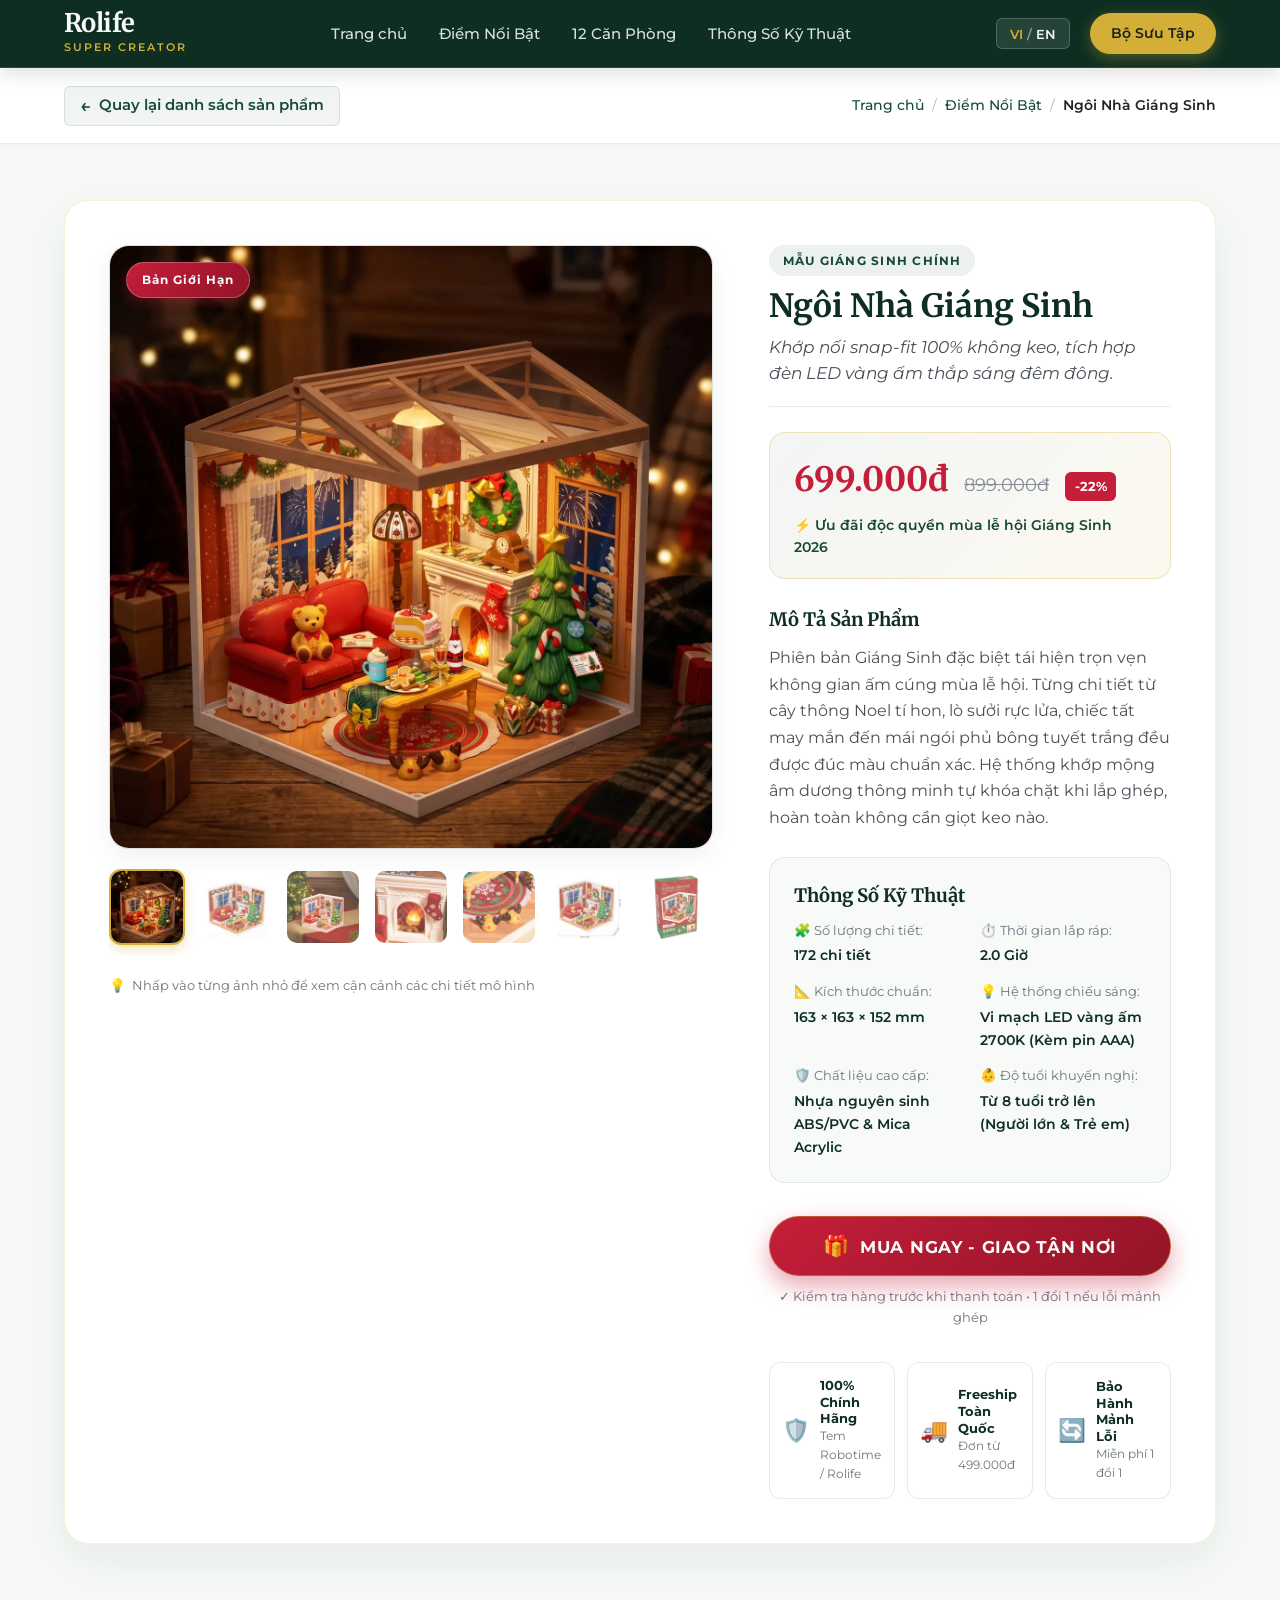
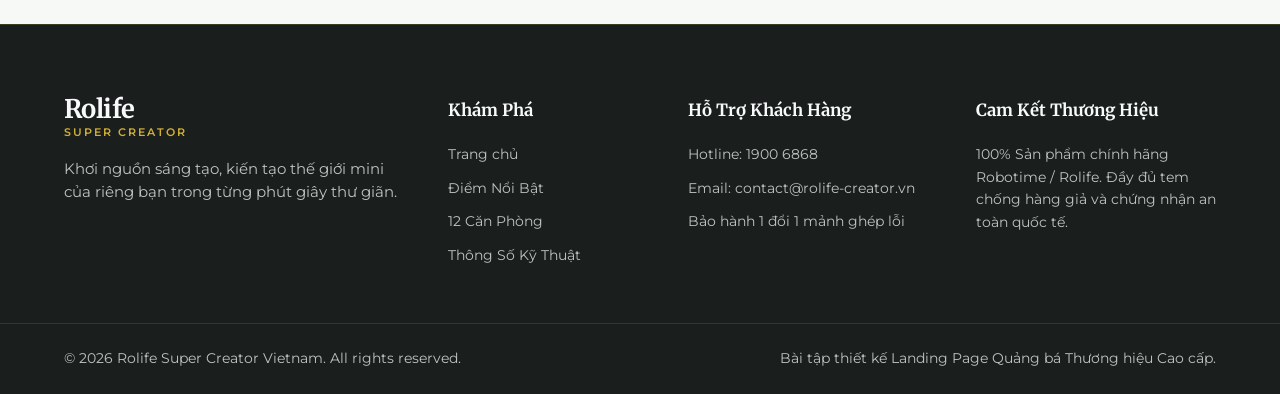
<file: product.html>
<!DOCTYPE html>
<html lang="vi">
<head>
  <meta charset="UTF-8">
  <meta name="viewport" content="width=device-width, initial-scale=1.0">
  <title>Chi Tiết Sản Phẩm | Rolife Super Creator</title>
  <meta name="description" content="Chi tiết mô hình lắp ghép mini Rolife Super Creator chính hãng. Đèn LED ấm áp, khớp nối snap-fit không dùng keo.">
  
  <!-- Preconnect to Google Fonts -->
  <link rel="preconnect" href="https://fonts.googleapis.com">
  <link rel="preconnect" href="https://fonts.gstatic.com" crossorigin>
  <link href="https://fonts.googleapis.com/css2?family=Merriweather:ital,wght@0,300;0,400;0,700;1,300&family=Montserrat:wght@400;500;600;700&display=swap" rel="stylesheet">
  
  <!-- Main Stylesheet -->
  <link rel="stylesheet" href="css/style.css">
</head>
<body class="product-page-body">

  <!-- STICKY HEADER -->
  <header class="site-header scrolled" id="header">
    <div class="header-container">
      <a href="index.html" class="brand-logo" aria-label="Rolife Trang chủ">
        <span class="logo-accent">Rolife</span>
        <span class="logo-sub">Super Creator</span>
      </a>

      <!-- Desktop Navigation -->
      <nav class="nav-menu" id="nav-menu" aria-label="Menu chính">
        <ul class="nav-list">
          <li><a href="index.html#hero" class="nav-link" data-i18n="nav_home">Trang chủ</a></li>
          <li><a href="index.html#features" class="nav-link active" data-i18n="nav_features">Điểm Nổi Bật</a></li>
          <li><a href="index.html#collection" class="nav-link" data-i18n="nav_collection">12 Căn Phòng</a></li>
          <li><a href="index.html#specs" class="nav-link" data-i18n="nav_specs">Thông Số Kỹ Thuật</a></li>
        </ul>
      </nav>

      <!-- Header Action Controls -->
      <div class="header-actions">
        <button type="button" class="lang-switch-btn" id="lang-toggle" aria-label="Chuyển đổi ngôn ngữ">
          <span class="lang-active" id="current-lang">VI</span>
          <span class="lang-divider">/</span>
          <span class="lang-inactive">EN</span>
        </button>

        <a href="index.html#collection" class="btn btn-sm btn-gold" data-i18n="header_cta">Bộ Sưu Tập</a>

        <button type="button" class="hamburger-btn" id="hamburger-btn" aria-label="Mở menu" aria-expanded="false" aria-controls="nav-menu">
          <span class="bar"></span>
          <span class="bar"></span>
          <span class="bar"></span>
        </button>
      </div>
    </div>
  </header>

  <!-- BREADCRUMB & BACK BUTTON -->
  <div class="product-nav-bar">
    <div class="container product-nav-container">
      <a href="index.html#features" class="btn-back-link" id="btn-back-link">
        <span class="back-arrow">←</span> <span data-i18n="btn_back_catalog">Quay lại danh sách sản phẩm</span>
      </a>
      <nav class="breadcrumb-trail" aria-label="Đường dẫn trang">
        <a href="index.html" data-i18n="nav_home">Trang chủ</a>
        <span class="breadcrumb-sep">/</span>
        <a href="index.html#features" data-i18n="nav_features">Điểm Nổi Bật</a>
        <span class="breadcrumb-sep">/</span>
        <span class="breadcrumb-current" id="breadcrumb-current-product">Đang tải...</span>
      </nav>
    </div>
  </div>

  <!-- MAIN PRODUCT DETAIL SECTION -->
  <main class="product-detail-main">
    <div class="container">
      <div class="product-detail-card-layout">
        
        <!-- CỘT TRÁI: THƯ VIỆN HÌNH ẢNH SẢN PHẨM -->
        <div class="product-gallery-column">
          <!-- Khung hiển thị ảnh chính lớn sắc nét -->
          <div class="main-image-display-frame">
            <img src="" alt="" id="product-main-view" class="product-main-view-img" width="650" height="650">
            <span class="gallery-badge" id="gallery-badge">BẢN GIỚI HẠN</span>
          </div>

          <!-- Dải Thumbnails các góc chụp chi tiết -->
          <div class="gallery-thumbnails-strip" id="gallery-thumbnails-strip" aria-label="Danh sách ảnh góc chụp chi tiết">
            <!-- Render động bằng JavaScript dựa trên số ảnh thực tế -->
          </div>

          <p class="gallery-hint-text">
            <span>💡</span> <span data-i18n="gallery_hint">Nhấp vào từng ảnh nhỏ để xem cận cảnh các chi tiết mô hình</span>
          </p>
        </div>

        <!-- CỘT PHẢI: KHU VỰC THÔNG TIN VÀ NÚT MUA -->
        <div class="product-info-column">
          <div class="product-info-header">
            <span class="product-category-tag" id="product-category-tag">Mẫu Giáng Sinh</span>
            <h1 class="product-title-large" id="product-title-large">Tên Sản Phẩm</h1>
            <p class="product-tagline" id="product-tagline">Mô tả ngắn gọn đặc điểm nổi bật.</p>
          </div>

          <!-- Khung Giá Bán -->
          <div class="product-price-section">
            <div class="price-row">
              <span class="current-price" id="product-current-price">699.000đ</span>
              <span class="original-price" id="product-original-price">899.000đ</span>
              <span class="discount-badge" id="product-discount-badge">-22%</span>
            </div>
            <p class="price-note" data-i18n="price_holiday_note">⚡ Ưu đãi độc quyền mùa lễ hội Giáng Sinh 2026</p>
          </div>

          <!-- Mô Tả Chi Tiết -->
          <div class="product-description-box">
            <h3 class="desc-heading" data-i18n="heading_desc">Mô Tả Sản Phẩm</h3>
            <p class="desc-content" id="product-full-desc">Nội dung mô tả chi tiết sản phẩm...</p>
          </div>

          <!-- Thông Số Kỹ Thuật (Chỉ hiển thị ở Trang Chi Tiết) -->
          <div class="product-specs-box">
            <h3 class="specs-heading" data-i18n="heading_specs">Thông Số Kỹ Thuật</h3>
            <div class="specs-list-grid">
              <div class="spec-row">
                <span class="spec-label">🧩 <span data-i18n="spec_lbl_pieces">Số lượng chi tiết:</span></span>
                <strong class="spec-value" id="spec-val-pieces">172 chi tiết</strong>
              </div>
              <div class="spec-row">
                <span class="spec-label">⏱️ <span data-i18n="spec_lbl_time">Thời gian lắp ráp:</span></span>
                <strong class="spec-value" id="spec-val-time">2.0 Giờ</strong>
              </div>
              <div class="spec-row">
                <span class="spec-label">📐 <span data-i18n="spec_lbl_dimensions">Kích thước chuẩn:</span></span>
                <strong class="spec-value" id="spec-val-dimensions">163 × 163 × 152 mm</strong>
              </div>
              <div class="spec-row">
                <span class="spec-label">💡 <span data-i18n="spec_lbl_light">Hệ thống chiếu sáng:</span></span>
                <strong class="spec-value" id="spec-val-light">Đèn LED vàng ấm 2700K</strong>
              </div>
              <div class="spec-row">
                <span class="spec-label">🛡️ <span data-i18n="spec_lbl_material">Chất liệu cao cấp:</span></span>
                <strong class="spec-value" id="spec-val-material">Nhựa ABS/PVC nguyên sinh</strong>
              </div>
              <div class="spec-row">
                <span class="spec-label">👶 <span data-i18n="spec_lbl_age">Độ tuổi khuyến nghị:</span></span>
                <strong class="spec-value" id="spec-val-age">Từ 8 tuổi trở lên</strong>
              </div>
            </div>
          </div>

          <!-- KHU VỰC HÀNH ĐỘNG: DUY NHẤT 1 NÚT MUA SẢN PHẨM -->
          <div class="product-purchase-action">
            <button type="button" class="btn btn-lg btn-gold btn-block btn-buy-primary" id="btn-buy-primary">
              <span class="btn-icon">🎁</span>
              <span id="btn-buy-text" data-i18n="btn_buy_now_action">MUA NGAY - GIAO TẬN NƠI</span>
            </button>
            <p class="purchase-guarantee-note" data-i18n="guarantee_note">✓ Kiểm tra hàng trước khi thanh toán • 1 đổi 1 nếu lỗi mảnh ghép</p>
          </div>

          <!-- Cam kết dịch vụ -->
          <div class="product-trust-badges">
            <div class="trust-badge-card">
              <span class="badge-icon">🛡️</span>
              <div>
                <strong data-i18n="trust_b1_t">100% Chính Hãng</strong>
                <p data-i18n="trust_b1_d">Tem Robotime / Rolife</p>
              </div>
            </div>
            <div class="trust-badge-card">
              <span class="badge-icon">🚚</span>
              <div>
                <strong data-i18n="trust_b2_t">Freeship Toàn Quốc</strong>
                <p data-i18n="trust_b2_d">Đơn từ 499.000đ</p>
              </div>
            </div>
            <div class="trust-badge-card">
              <span class="badge-icon">🔄</span>
              <div>
                <strong data-i18n="trust_b3_t">Bảo Hành Mảnh Lỗi</strong>
                <p data-i18n="trust_b3_d">Miễn phí 1 đổi 1</p>
              </div>
            </div>
          </div>

        </div>
      </div>
    </div>
  </main>

  <!-- MODAL ĐẶT HÀNG NHANH (PHƯƠNG ÁN 3A) -->
  <div class="modal-backdrop" id="product-checkout-modal" aria-hidden="true" role="dialog" aria-labelledby="modal-checkout-title">
    <div class="modal-dialog">
      <button type="button" class="modal-close-btn" id="modal-checkout-close" aria-label="Đóng bảng đặt hàng">&times;</button>
      <div class="modal-content">
        <h3 class="modal-title" id="modal-checkout-title" data-i18n="checkout_title">Xác Nhận Đặt Mua</h3>
        <p class="modal-desc" data-i18n="checkout_subtitle">Tư vấn viên sẽ gọi xác nhận thông tin nhận hàng trong vòng 15 phút.</p>

        <!-- Tóm tắt sản phẩm đang mua -->
        <div class="order-summary-mini">
          <img src="" alt="" id="checkout-mini-img" class="summary-mini-thumb" width="60" height="60">
          <div class="summary-mini-info">
            <h4 id="checkout-mini-name">Tên sản phẩm</h4>
            <p id="checkout-mini-price" class="summary-mini-price">699.000đ</p>
          </div>
        </div>

        <form class="order-form" id="product-checkout-form">
          <div class="form-group">
            <label for="order-fullname" data-i18n="form_name">Họ và tên người nhận *</label>
            <input type="text" id="order-fullname" required placeholder="Nguyễn Văn A">
          </div>
          <div class="form-group">
            <label for="order-phone" data-i18n="form_phone">Số điện thoại nhận hàng *</label>
            <input type="tel" id="order-phone" required placeholder="0912 345 678">
          </div>
          <div class="form-group">
            <label for="order-address" data-i18n="form_address">Địa chỉ giao hàng *</label>
            <input type="text" id="order-address" required placeholder="Số nhà, tên đường, quận/huyện, tỉnh/thành">
          </div>
          <div class="form-group">
            <label for="order-voucher" data-i18n="form_voucher">Mã ưu đãi (nếu có)</label>
            <input type="text" id="order-voucher" value="XMAS2026">
          </div>
          <button type="submit" class="btn btn-red btn-block" data-i18n="form_submit_order">Hoàn Tất Đặt Hàng</button>
        </form>

        <div class="order-success-msg" id="checkout-success-msg" style="display: none;">
          <div class="success-icon">✓</div>
          <h4 data-i18n="order_success_title">Đặt Hàng Thành Công!</h4>
          <p data-i18n="order_success_desc">Cảm ơn bạn đã lựa chọn Rolife. Chúng tôi sẽ sớm liên hệ gửi quà tặng và đơn hàng đến bạn!</p>
        </div>
      </div>
    </div>
  </div>

  <!-- FOOTER -->
  <footer class="site-footer">
    <div class="container footer-container">
      <div class="footer-brand">
        <span class="brand-logo footer-logo">
          <span class="logo-accent">Rolife</span>
          <span class="logo-sub">Super Creator</span>
        </span>
        <p class="footer-tagline" data-i18n="footer_tagline">Khơi nguồn sáng tạo, kiến tạo thế giới mini của riêng bạn trong từng phút giây thư giãn.</p>
      </div>

      <div class="footer-col">
        <h3 class="footer-col-title" data-i18n="footer_col_nav">Khám Phá</h3>
        <ul class="footer-links">
          <li><a href="index.html#hero" data-i18n="nav_home">Trang chủ</a></li>
          <li><a href="index.html#features" data-i18n="nav_features">Điểm Nổi Bật</a></li>
          <li><a href="index.html#collection" data-i18n="nav_collection">12 Căn Phòng</a></li>
          <li><a href="index.html#specs" data-i18n="nav_specs">Thông Số Kỹ Thuật</a></li>
        </ul>
      </div>

      <div class="footer-col">
        <h3 class="footer-col-title" data-i18n="footer_col_support">Hỗ Trợ Khách Hàng</h3>
        <ul class="footer-links">
          <li><span data-i18n="footer_hotline">Hotline: 1900 6868</span></li>
          <li><span data-i18n="footer_email">Email: contact@rolife-creator.vn</span></li>
          <li><span data-i18n="footer_warranty">Bảo hành 1 đổi 1 mảnh ghép lỗi</span></li>
        </ul>
      </div>

      <div class="footer-col">
        <h3 class="footer-col-title" data-i18n="footer_col_commit">Cam Kết Thương Hiệu</h3>
        <p class="footer-commit-text" data-i18n="footer_commit_desc">100% Sản phẩm chính hãng Robotime / Rolife. Đầy đủ tem chống hàng giả và chứng nhận an toàn quốc tế.</p>
      </div>
    </div>
    
    <div class="footer-bottom">
      <div class="container footer-bottom-container">
        <p class="copyright">&copy; 2026 Rolife Super Creator Vietnam. All rights reserved.</p>
        <p class="footer-note" data-i18n="footer_note">Bài tập thiết kế Landing Page Quảng bá Thương hiệu Cao cấp.</p>
      </div>
    </div>
  </footer>

  <!-- Dữ liệu dùng chung & Logic trang chi tiết -->
  <script src="js/products-data.js"></script>
  <script src="js/product-detail.js"></script>
</body>
</html>
</file>
<file: css/style.css>
/* ==========================================================================
   ROLIFE SUPER CREATOR - LANDING PAGE STYLESHEET
   Quy chuẩn: CSS3 thuần, BEM-like naming, Mobile-first Responsive, Tối ưu Lighthouse
   Bảng màu Giáng Sinh:
   - Red Christmas:   #C41E3A
   - Forest Green:    #164A36
   - Warm Gold:       #D4AF37
   - Snow White:      #F8F9FA
   ========================================================================== */

/* --- 1. BIẾN TOÀN CỤC (CSS VARIABLES) --- */
:root {
  /* Brand Palette */
  --color-red: #c41e3a;
  --color-red-hover: #a0142c;
  --color-green: #164a36;
  --color-green-dark: #0d2e21;
  --color-green-light: #23654b;
  --color-gold: #d4af37;
  --color-gold-hover: #b89726;
  --color-gold-light: #f9f3dc;
  --color-snow: #f8f9fa;
  --color-cream: #fdfbf7;

  /* Neutral & Text */
  --color-dark: #1a1f1d;
  --color-dark-surface: #222b27;
  --color-text-main: #2d3748;
  --color-text-muted: #6b7280;
  --color-border: #e5e7eb;
  --color-border-subtle: rgba(212, 175, 55, 0.25);

  /* Typography */
  --font-heading: "Merriweather", Georgia, serif;
  --font-body:
    "Montserrat", -apple-system, BlinkMacSystemFont, "Segoe UI", Roboto,
    sans-serif;

  /* Spacing & Layout */
  --container-max: 1200px;
  --container-padding: 1.5rem;
  --header-height: 76px;

  /* Tactile Shadows & Borders (Anti-AI Standards) */
  --shadow-subtle: 0 2px 10px rgba(0, 0, 0, 0.04);
  --shadow-card:
    0 10px 25px -5px rgba(22, 74, 54, 0.08),
    0 8px 10px -6px rgba(22, 74, 54, 0.05);
  --shadow-elevated: 0 20px 35px -10px rgba(196, 30, 58, 0.15);
  --radius-sm: 6px;
  --radius-md: 12px;
  --radius-lg: 20px;
  --radius-full: 9999px;

  /* Transitions */
  --ease-human: cubic-bezier(0.16, 1, 0.3, 1);
  --transition-fast: 0.2s var(--ease-human);
  --transition-normal: 0.35s var(--ease-human);
}

/* --- 2. CSS RESET & NỀN TẢNG --- */
*,
*::before,
*::after {
  box-sizing: border-box;
  margin: 0;
  padding: 0;
}

html {
  scroll-behavior: smooth;
  font-size: 16px;
  -webkit-font-smoothing: antialiased;
  -moz-osx-font-smoothing: grayscale;
}

body {
  font-family: var(--font-body);
  color: var(--color-text-main);
  background-color: var(--color-cream);
  line-height: 1.6;
  overflow-x: hidden;
}

img {
  max-width: 100%;
  height: auto;
  display: block;
}

a {
  color: inherit;
  text-decoration: none;
  transition: color var(--transition-fast);
}

button {
  font-family: inherit;
  cursor: pointer;
  border: none;
  background: none;
  outline: none;
}

ul,
ol {
  list-style: none;
}

/* Accessibility focus-visible state */
:focus-visible {
  outline: 2px solid var(--color-gold);
  outline-offset: 3px;
}

/* Reduced motion preference */
@media (prefers-reduced-motion: reduce) {
  html {
    scroll-behavior: auto;
  }
  *,
  *::before,
  *::after {
    animation-duration: 0.01ms !important;
    animation-iteration-count: 1 !important;
    transition-duration: 0.01ms !important;
    scroll-behavior: auto !important;
  }
}

/* Layout Container */
.container {
  width: 100%;
  max-width: var(--container-max);
  margin-left: auto;
  margin-right: auto;
  padding-left: var(--container-padding);
  padding-right: var(--container-padding);
}

/* Typography Helpers */
.text-gold {
  color: var(--color-gold);
}

.text-red {
  color: var(--color-red);
}

/* Section Common Header */
.section-header {
  text-align: center;
  max-width: 720px;
  margin: 0 auto 3.5rem;
}

.section-eyebrow {
  display: inline-block;
  font-size: 0.85rem;
  font-weight: 700;
  letter-spacing: 0.08em;
  text-transform: uppercase;
  color: var(--color-red);
  margin-bottom: 0.75rem;
  position: relative;
}

.section-title {
  font-family: var(--font-heading);
  font-size: clamp(1.8rem, 3vw, 2.5rem);
  font-weight: 700;
  color: var(--color-green-dark);
  line-height: 1.3;
  margin-bottom: 1rem;
}

.section-subtitle {
  color: var(--color-text-muted);
  font-size: 1.05rem;
  max-width: 60ch;
  margin: 0 auto;
}

/* --- 3. HỆ THỐNG NÚT BẤM (BUTTON SYSTEM) --- */
.btn {
  display: inline-flex;
  align-items: center;
  justify-content: center;
  font-weight: 600;
  font-size: 0.95rem;
  padding: 0.85rem 1.75rem;
  border-radius: var(--radius-full);
  transition: var(--transition-normal);
  text-align: center;
  white-space: nowrap;
  position: relative;
  border: 1px solid transparent;
}

.btn-sm {
  padding: 0.55rem 1.25rem;
  font-size: 0.85rem;
}

.btn-lg {
  padding: 1.05rem 2.25rem;
  font-size: 1.05rem;
}

.btn-block {
  width: 100%;
}

.btn-red {
  background-color: var(--color-red);
  color: var(--color-snow);
  box-shadow: 0 4px 15px rgba(196, 30, 58, 0.3);
}

.btn-red:hover {
  background-color: var(--color-red-hover);
  transform: translateY(-2px);
  box-shadow: 0 6px 20px rgba(196, 30, 58, 0.4);
}

.btn-gold {
  background-color: var(--color-gold);
  color: var(--color-dark);
  box-shadow: 0 4px 15px rgba(212, 175, 55, 0.35);
}

.btn-gold:hover {
  background-color: var(--color-gold-hover);
  color: #000;
  transform: translateY(-2px);
  box-shadow: 0 6px 20px rgba(212, 175, 55, 0.5);
}

.btn-outline-light {
  background-color: transparent;
  color: var(--color-snow);
  border-color: rgba(255, 255, 255, 0.6);
}

.btn-outline-light:hover {
  background-color: rgba(255, 255, 255, 0.15);
  border-color: var(--color-snow);
}

.btn-outline-gold {
  background-color: transparent;
  color: var(--color-gold);
  border-color: var(--color-gold);
}

.btn-outline-gold:hover {
  background-color: var(--color-gold);
  color: var(--color-dark);
}

/* --- 4. STICKY HEADER & NAVIGATION --- */
.site-header {
  position: fixed;
  top: 0;
  left: 0;
  width: 100%;
  height: var(--header-height);
  z-index: 1000;
  transition:
    background-color var(--transition-normal),
    backdrop-filter var(--transition-normal),
    box-shadow var(--transition-normal),
    height var(--transition-normal);
  background-color: rgba(22, 74, 54, 0.85);
  backdrop-filter: blur(12px);
  -webkit-backdrop-filter: blur(12px);
  border-bottom: 1px solid rgba(212, 175, 55, 0.2);
}

.site-header.scrolled {
  background-color: rgba(13, 46, 33, 0.96);
  box-shadow: 0 4px 20px rgba(0, 0, 0, 0.15);
  height: 68px;
}

.header-container {
  display: flex;
  align-items: center;
  justify-content: space-between;
  height: 100%;
  max-width: var(--container-max);
  margin: 0 auto;
  padding: 0 var(--container-padding);
}

.brand-logo {
  display: flex;
  flex-direction: column;
}

.logo-accent {
  font-family: var(--font-heading);
  font-size: 1.6rem;
  font-weight: 700;
  color: var(--color-snow);
  letter-spacing: -0.02em;
  line-height: 1;
}

.logo-sub {
  font-size: 0.68rem;
  font-weight: 600;
  color: var(--color-gold);
  text-transform: uppercase;
  letter-spacing: 0.18em;
  margin-top: 2px;
}

.nav-list {
  display: flex;
  align-items: center;
  gap: 2rem;
}

.nav-link {
  font-size: 0.92rem;
  font-weight: 500;
  color: rgba(248, 249, 250, 0.88);
  position: relative;
  padding: 0.25rem 0;
}

.nav-link::after {
  content: "";
  position: absolute;
  bottom: 0;
  left: 0;
  width: 0%;
  height: 2px;
  background-color: var(--color-gold);
  transition: width var(--transition-normal);
}

.nav-link:hover {
  color: var(--color-snow);
}

.nav-link:hover::after {
  width: 100%;
}

.header-actions {
  display: flex;
  align-items: center;
  gap: 1.25rem;
}

/* Language Switcher Button */
.lang-switch-btn {
  display: inline-flex;
  align-items: center;
  gap: 0.25rem;
  padding: 0.4rem 0.8rem;
  border-radius: var(--radius-sm);
  background-color: rgba(255, 255, 255, 0.1);
  border: 1px solid rgba(255, 255, 255, 0.2);
  color: var(--color-snow);
  font-size: 0.82rem;
  font-weight: 600;
  transition: var(--transition-fast);
}

.lang-switch-btn:hover {
  background-color: rgba(255, 255, 255, 0.2);
  border-color: var(--color-gold);
}

.lang-active {
  color: var(--color-gold);
}

.lang-divider {
  opacity: 0.5;
}

/* Hamburger Toggle Button */
.hamburger-btn {
  display: none;
  flex-direction: column;
  justify-content: space-between;
  width: 28px;
  height: 20px;
}

.hamburger-btn .bar {
  display: block;
  width: 100%;
  height: 2px;
  background-color: var(--color-snow);
  border-radius: 2px;
  transition: var(--transition-normal);
}

/* --- 5. HERO SECTION --- */
.hero-section {
  position: relative;
  min-height: 100vh;
  display: flex;
  align-items: center;
  padding-top: calc(var(--header-height) + 2rem);
  padding-bottom: 5rem;
  color: var(--color-snow);
  overflow: hidden;
}

.hero-bg-wrapper {
  position: absolute;
  top: 0;
  left: 0;
  width: 100%;
  height: 100%;
  z-index: 1;
}

.hero-bg-img {
  width: 100%;
  height: 100%;
  object-fit: cover;
  object-position: center;
}

.hero-overlay {
  position: absolute;
  top: 0;
  left: 0;
  width: 100%;
  height: 100%;
  background: linear-gradient(
    135deg,
    rgba(13, 46, 33, 0.92) 0%,
    rgba(22, 74, 54, 0.82) 50%,
    rgba(13, 46, 33, 0.9) 100%
  );
}

.hero-container {
  position: relative;
  z-index: 2;
  display: grid;
  grid-template-columns: 1.15fr 0.85fr;
  align-items: center;
  gap: 3.5rem;
}

.hero-tag {
  display: inline-flex;
  align-items: center;
  gap: 0.5rem;
  background: rgba(212, 175, 55, 0.15);
  border: 1px solid rgba(212, 175, 55, 0.4);
  padding: 0.4rem 1rem;
  border-radius: var(--radius-full);
  font-size: 0.85rem;
  font-weight: 600;
  color: var(--color-gold-light);
  margin-bottom: 1.5rem;
}

.sparkle-icon {
  color: var(--color-gold);
}

.hero-title {
  font-family: var(--font-heading);
  font-size: clamp(2.2rem, 4.2vw, 3.8rem);
  font-weight: 700;
  line-height: 1.18;
  letter-spacing: -0.01em;
  margin-bottom: 1.5rem;
}

.hero-description {
  font-size: 1.12rem;
  line-height: 1.7;
  color: rgba(248, 249, 250, 0.9);
  max-width: 58ch;
  margin-bottom: 2.25rem;
}

.hero-actions {
  display: flex;
  align-items: center;
  flex-wrap: wrap;
  gap: 1.25rem;
  margin-bottom: 3rem;
}

.hero-trust-bar {
  display: flex;
  align-items: center;
  gap: 2.5rem;
  padding-top: 2rem;
  border-top: 1px solid rgba(255, 255, 255, 0.15);
}

.trust-item {
  display: flex;
  flex-direction: column;
}

.trust-number {
  font-family: var(--font-heading);
  font-size: 1.5rem;
  font-weight: 700;
  color: var(--color-gold);
  line-height: 1.2;
}

.trust-label {
  font-size: 0.82rem;
  color: rgba(248, 249, 250, 0.75);
}

/* Hero Showcase Card */
.hero-visual {
  display: flex;
  justify-content: center;
}

.hero-card-showcase {
  position: relative;
  border-radius: var(--radius-lg);
  padding: 0.75rem;
  background: rgba(255, 255, 255, 0.08);
  border: 1px solid rgba(212, 175, 55, 0.35);
  box-shadow: 0 25px 50px -12px rgba(0, 0, 0, 0.4);
  transition: transform var(--transition-normal);
}

.hero-card-showcase:hover {
  transform: translateY(-6px);
}

.hero-main-img {
  width: 100%;
  max-width: 460px;
  height: auto;
  aspect-ratio: 1 / 1;
  object-fit: cover;
  border-radius: var(--radius-md);
}

.hero-floating-badge {
  position: absolute;
  bottom: -15px;
  right: -15px;
  background: var(--color-red);
  color: var(--color-snow);
  padding: 0.85rem 1.4rem;
  border-radius: var(--radius-md);
  box-shadow: 0 10px 25px rgba(196, 30, 58, 0.4);
  border: 2px solid var(--color-gold);
  display: flex;
  flex-direction: column;
}

.badge-title {
  font-size: 0.75rem;
  text-transform: uppercase;
  letter-spacing: 0.1em;
  font-weight: 700;
  color: var(--color-gold-light);
}

.badge-subtitle {
  font-size: 0.95rem;
  font-weight: 700;
}

/* --- 6. FEATURES & GALLERY (CAROUSEL SLIDER - 6 CARD GLASSMORPHISM) --- */
.features-section {
  padding: 6.5rem 0 7rem;
  background-color: var(--color-snow);
  position: relative;
  overflow: hidden;
}

.features-header-wrapper {
  margin-bottom: 2.75rem;
}

.features-header-wrapper .section-header-content {
  max-width: 680px;
}

.features-header-wrapper .section-eyebrow {
  margin-bottom: 0.5rem;
}

.features-header-wrapper .section-title {
  margin-bottom: 0.75rem;
  text-align: left;
}

.features-header-wrapper .section-subtitle {
  text-align: left;
  margin: 0;
}

/* Bọc ngoài Carousel với 2 nút mũi tên tròn 2 bên (Phương án 2A) */
.carousel-outer-wrapper {
  position: relative;
  width: 100%;
}

.carousel-outer-wrapper .slider-arrow-btn {
  position: absolute;
  top: 50%;
  transform: translateY(-50%);
  z-index: 20;
  width: 52px;
  height: 52px;
  border-radius: 50%;
  background: rgba(22, 74, 54, 0.85);
  backdrop-filter: blur(14px);
  -webkit-backdrop-filter: blur(14px);
  border: 1.5px solid rgba(212, 175, 55, 0.5);
  color: var(--color-gold);
  display: inline-flex;
  align-items: center;
  justify-content: center;
  cursor: pointer;
  box-shadow: 0 6px 20px rgba(13, 46, 33, 0.25);
  transition: all 0.3s var(--ease-human);
}

.carousel-outer-wrapper .slider-prev {
  left: -28px;
}

.carousel-outer-wrapper .slider-next {
  right: -28px;
}

.carousel-outer-wrapper .slider-arrow-btn:hover {
  background: var(--color-gold);
  color: var(--color-dark);
  border-color: var(--color-gold);
  transform: translateY(-50%) scale(1.08);
  box-shadow: 0 10px 25px rgba(212, 175, 55, 0.45);
}

.carousel-outer-wrapper .slider-arrow-btn:active {
  transform: translateY(-50%) scale(0.96);
}

.carousel-outer-wrapper .slider-arrow-btn.disabled,
.carousel-outer-wrapper .slider-arrow-btn:disabled {
  opacity: 0.3;
  cursor: not-allowed;
  pointer-events: none;
  box-shadow: none;
}

/* Carousel Slider Track (Horizontal Scroll) */
.features-slider-track {
  display: flex;
  gap: 24px;
  overflow-x: auto;
  scroll-snap-type: x mandatory;
  scroll-behavior: smooth;
  padding: 0.75rem 0.25rem 1.5rem;
  scrollbar-width: none;
  -ms-overflow-style: none;
  -webkit-overflow-scrolling: touch;
}

.features-slider-track::-webkit-scrollbar {
  display: none;
}

/* Glassmorphism Portrait Card (Bo góc 28px) */
.glass-card {
  flex: 0 0 calc((100% - 48px) / 3); /* Đúng 3 card song song trên Desktop */
  min-width: 0;
  height: 520px;
  border-radius: 28px;
  position: relative;
  overflow: hidden;
  scroll-snap-align: start;
  scroll-snap-stop: always;
  background-color: var(--color-green-dark); /* Nền xanh lá đậm #0D2E21 */
  border: 1px solid rgba(212, 175, 55, 0.35);
  box-shadow:
    0 15px 35px -5px rgba(13, 46, 33, 0.25),
    0 5px 15px rgba(0, 0, 0, 0.1);
  display: flex;
  flex-direction: column;
  justify-content: space-between;
  transition:
    transform 0.4s var(--ease-human),
    box-shadow 0.4s var(--ease-human),
    border-color 0.4s var(--ease-human);
}

.glass-card:hover {
  transform: translateY(-8px);
  box-shadow:
    0 25px 45px -8px rgba(13, 46, 33, 0.35),
    0 10px 20px rgba(212, 175, 55, 0.25);
  border-color: rgba(212, 175, 55, 0.8);
}

/* Khu vực hình ảnh: chiếm ~54% chiều cao thẻ, đẩy lên phía trên */
.glass-card-img-wrap {
  position: relative;
  width: 100%;
  height: 54%;
  overflow: hidden;
  background-color: #173226;
}

.glass-card-bg-img {
  width: 100%;
  height: 100%;
  object-fit: cover;
  object-position: center 22%; /* Đảm bảo nhìn rõ cả mái lẫn chân mô hình */
  transition: transform 0.65s var(--ease-human);
}

.glass-card:hover .glass-card-bg-img {
  transform: scale(1.06);
}

/* Hiệu ứng chuyển tiếp mượt mà từ ảnh sang nền thông tin */
.glass-card-img-fade {
  position: absolute;
  bottom: 0;
  left: 0;
  width: 100%;
  height: 60%;
  background: linear-gradient(
    to bottom,
    rgba(13, 46, 33, 0) 0%,
    rgba(13, 46, 33, 0.25) 30%,
    rgba(13, 46, 33, 0.72) 70%,
    var(--color-green-dark) 100%
  );
  pointer-events: none;
  z-index: 2;
}

/* Badge góc trên thẻ */
.glass-card-badge {
  position: absolute;
  top: 18px;
  left: 18px;
  z-index: 3;
  padding: 0.35rem 0.85rem;
  border-radius: var(--radius-full);
  font-size: 0.75rem;
  font-weight: 700;
  letter-spacing: 0.06em;
  text-transform: uppercase;
  backdrop-filter: blur(8px);
  -webkit-backdrop-filter: blur(8px);
  box-shadow: 0 4px 12px rgba(0, 0, 0, 0.2);
}

.badge-red {
  background: rgba(196, 30, 58, 0.88);
  color: var(--color-snow);
  border: 1px solid rgba(255, 255, 255, 0.3);
}

.badge-green {
  background: rgba(22, 74, 54, 0.88);
  color: var(--color-gold-light);
  border: 1px solid rgba(212, 175, 55, 0.4);
}

.badge-gold {
  background: rgba(212, 175, 55, 0.9);
  color: var(--color-dark);
  border: 1px solid rgba(255, 255, 255, 0.4);
}

/* Phần thông tin phía dưới thẻ - chiếm ~46% chiều cao, hòa quyện với ảnh */
.glass-overlay {
  position: relative;
  width: 100%;
  height: 46%;
  background: linear-gradient(180deg, var(--color-green-dark) 0%, #092017 100%);
  backdrop-filter: blur(16px);
  -webkit-backdrop-filter: blur(16px);
  padding: 0.5rem 1.6rem 1.6rem;
  display: flex;
  flex-direction: column;
  justify-content: space-between;
  z-index: 3;
}

.glass-card-title {
  font-family: var(--font-heading);
  font-size: 1.3rem;
  font-weight: 700;
  color: #ffffff;
  line-height: 1.25;
  margin-bottom: 0.4rem;
  text-shadow: 0 1px 3px rgba(0, 0, 0, 0.5);
}

.glass-card-desc {
  font-size: 0.88rem;
  color: rgba(248, 249, 250, 0.85);
  line-height: 1.5;
  display: -webkit-box;
  -webkit-line-clamp: 2;
  -webkit-box-orient: vertical;
  overflow: hidden;
  text-overflow: ellipsis;
  margin-bottom: auto;
}

/* Chân thẻ - Nút Khám Phá cân đối, không còn khoảng trống thừa */
.glass-card-footer {
  display: flex;
  align-items: center;
  justify-content: flex-end;
  padding-top: 0.75rem;
}

/* Nút Khám Phá bo tròn kiểu con nhộng (Pill-shaped CTA) */
.btn-pill-cta {
  display: inline-flex;
  align-items: center;
  justify-content: center;
  padding: 0.65rem 1.75rem;
  border-radius: var(--radius-full);
  background: var(--color-gold);
  color: var(--color-dark);
  font-weight: 700;
  font-size: 0.85rem;
  white-space: nowrap;
  flex-shrink: 0;
  transition: all 0.3s var(--ease-human);
  box-shadow: 0 4px 15px rgba(212, 175, 55, 0.35);
  border: 1px solid rgba(255, 255, 255, 0.35);
  text-align: center;
}

.btn-pill-cta:hover {
  background: #ffffff;
  color: var(--color-green-dark);
  transform: translateY(-2px);
  box-shadow: 0 6px 18px rgba(255, 255, 255, 0.45);
}

/* --- 7. PRODUCTS COLLECTION & TABS (12 CĂN PHÒNG) --- */
.collection-section {
  padding: 7rem 0;
  background-color: var(--color-cream);
  border-top: 1px solid var(--color-border);
}

.tabs-nav-wrapper {
  display: flex;
  justify-content: center;
  margin-bottom: 3rem;
}

.tabs-nav {
  display: inline-flex;
  gap: 0.5rem;
  padding: 0.4rem;
  background-color: #eaece8;
  border-radius: var(--radius-full);
  border: 1px solid rgba(22, 74, 54, 0.1);
  flex-wrap: wrap;
  justify-content: center;
}

.tab-btn {
  padding: 0.65rem 1.4rem;
  border-radius: var(--radius-full);
  font-size: 0.9rem;
  font-weight: 600;
  color: var(--color-green-dark);
  transition: var(--transition-fast);
}

.tab-btn:hover {
  color: var(--color-red);
}

.tab-btn.active {
  background-color: var(--color-green-dark);
  color: var(--color-snow);
  box-shadow: 0 4px 12px rgba(13, 46, 33, 0.2);
}

/* Products Grid */
.products-grid {
  display: grid;
  grid-template-columns: repeat(auto-fill, minmax(270px, 1fr));
  gap: 2rem;
}

.product-card {
  background: #ffffff;
  border-radius: var(--radius-md);
  border: 1px solid var(--color-border);
  overflow: hidden;
  box-shadow: var(--shadow-subtle);
  display: flex;
  flex-direction: column;
  transition:
    transform var(--transition-normal),
    box-shadow var(--transition-normal);
}

.product-card:hover {
  transform: translateY(-5px);
  box-shadow: var(--shadow-card);
}

.product-thumb-wrap {
  position: relative;
  width: 100%;
  aspect-ratio: 1 / 1;
  background: #f3f4f6;
  overflow: hidden;
}

.product-thumb-wrap img {
  width: 100%;
  height: 100%;
  object-fit: cover;
  transition: transform 0.45s var(--ease-human);
}

.product-card:hover .product-thumb-wrap img {
  transform: scale(1.05);
}

.product-badge-tag {
  position: absolute;
  top: 12px;
  left: 12px;
  background: rgba(22, 74, 54, 0.9);
  color: var(--color-snow);
  font-size: 0.72rem;
  font-weight: 700;
  padding: 0.25rem 0.65rem;
  border-radius: var(--radius-sm);
  letter-spacing: 0.05em;
  text-transform: uppercase;
}

.product-img-count {
  position: absolute;
  bottom: 12px;
  right: 12px;
  background: rgba(0, 0, 0, 0.65);
  color: var(--color-snow);
  font-size: 0.75rem;
  font-weight: 600;
  padding: 0.2rem 0.55rem;
  border-radius: var(--radius-sm);
  display: flex;
  align-items: center;
  gap: 4px;
}

.product-info {
  padding: 1.25rem;
  display: flex;
  flex-direction: column;
  flex-grow: 1;
}

.product-title {
  font-family: var(--font-heading);
  font-size: 1.1rem;
  color: var(--color-dark);
  margin-bottom: 0.35rem;
}

.product-category-name {
  font-size: 0.8rem;
  color: var(--color-text-muted);
  margin-bottom: 0.75rem;
}

.product-price-bar {
  display: flex;
  align-items: baseline;
  gap: 0.5rem;
  margin-top: auto;
  margin-bottom: 1rem;
}

.product-price {
  font-size: 1.15rem;
  font-weight: 700;
  color: var(--color-red);
}

.product-original-price {
  font-size: 0.85rem;
  color: #9ca3af;
  text-decoration: line-through;
}

.product-actions-bar {
  display: flex;
  gap: 0.5rem;
}

.btn-view-gallery {
  flex: 1;
  padding: 0.5rem;
  font-size: 0.82rem;
  border: 1px solid var(--color-border);
  border-radius: var(--radius-sm);
  color: var(--color-green-dark);
  font-weight: 600;
  transition: var(--transition-fast);
}

.btn-view-gallery:hover {
  border-color: var(--color-green-dark);
  background-color: rgba(22, 74, 54, 0.05);
}

.btn-buy-card {
  padding: 0.5rem 0.85rem;
  font-size: 0.82rem;
  background-color: var(--color-gold);
  color: var(--color-dark);
  border-radius: var(--radius-sm);
  font-weight: 600;
  transition: var(--transition-fast);
}

.btn-buy-card:hover {
  background-color: var(--color-gold-hover);
}

/* --- 8. SPECIFICATIONS SECTION (ACCORDION) --- */
.specs-section {
  padding: 7rem 0;
  background-color: #ffffff;
  border-top: 1px solid var(--color-border);
}

.specs-container {
  display: grid;
  grid-template-columns: 1fr 1.2fr;
  gap: 4rem;
  align-items: flex-start;
}

.specs-intro {
  position: sticky;
  top: calc(var(--header-height) + 2rem);
}

.specs-title {
  font-family: var(--font-heading);
  font-size: clamp(1.8rem, 2.5vw, 2.3rem);
  color: var(--color-green-dark);
  line-height: 1.3;
  margin-bottom: 1.25rem;
}

.specs-desc {
  color: var(--color-text-muted);
  font-size: 1rem;
  margin-bottom: 2.5rem;
}

.spec-highlight-card {
  background-color: var(--color-snow);
  border-radius: var(--radius-md);
  padding: 1.75rem;
  border: 1px solid var(--color-border);
  display: flex;
  flex-direction: column;
  gap: 1.25rem;
}

.highlight-item {
  display: flex;
  align-items: flex-start;
  gap: 1rem;
}

.highlight-icon {
  font-size: 1.5rem;
  line-height: 1;
}

.highlight-item strong {
  display: block;
  font-size: 0.95rem;
  color: var(--color-dark);
}

.highlight-item p {
  font-size: 0.88rem;
  color: var(--color-text-muted);
}

/* Accordion Component */
.accordion {
  display: flex;
  flex-direction: column;
  gap: 1rem;
}

.accordion-item {
  background: var(--color-snow);
  border: 1px solid var(--color-border);
  border-radius: var(--radius-md);
  overflow: hidden;
  transition:
    border-color var(--transition-fast),
    box-shadow var(--transition-fast);
}

.accordion-item.active {
  border-color: var(--color-gold);
  box-shadow: 0 4px 15px rgba(212, 175, 55, 0.12);
  background: #ffffff;
}

.accordion-header {
  width: 100%;
  display: flex;
  align-items: center;
  justify-content: space-between;
  padding: 1.4rem 1.75rem;
  text-align: left;
  font-family: var(--font-heading);
  font-size: 1.1rem;
  color: var(--color-green-dark);
  font-weight: 700;
  transition: color var(--transition-fast);
}

.accordion-item.active .accordion-header {
  color: var(--color-red);
}

.accordion-icon {
  font-size: 1.4rem;
  font-weight: 400;
  transition: transform var(--transition-normal);
  color: var(--color-gold);
  line-height: 1;
}

.accordion-item.active .accordion-icon {
  transform: rotate(45deg);
}

.accordion-content {
  max-height: 0;
  overflow: hidden;
  transition: max-height 0.4s var(--ease-human);
}

.accordion-body {
  padding: 0 1.75rem 1.5rem;
  font-size: 0.95rem;
  color: var(--color-text-main);
  border-top: 1px solid rgba(0, 0, 0, 0.04);
  padding-top: 1rem;
}

.accordion-body ul {
  display: flex;
  flex-direction: column;
  gap: 0.75rem;
}

.accordion-body li {
  position: relative;
  padding-left: 1.25rem;
  line-height: 1.6;
}

.accordion-body li::before {
  content: "✦";
  position: absolute;
  left: 0;
  color: var(--color-gold);
  font-size: 0.75rem;
  top: 3px;
}

/* --- 9. CTA BANNER SECTION --- */
.cta-banner-section {
  padding: 5rem 0;
  background-color: var(--color-cream);
}

.cta-banner-box {
  background: linear-gradient(
    135deg,
    var(--color-green-dark) 0%,
    var(--color-green) 100%
  );
  border: 1px solid var(--color-gold);
  border-radius: var(--radius-lg);
  padding: 3.5rem;
  display: flex;
  align-items: center;
  justify-content: space-between;
  gap: 2.5rem;
  color: var(--color-snow);
  box-shadow: 0 20px 40px rgba(13, 46, 33, 0.25);
}

.cta-eyebrow {
  font-size: 0.85rem;
  text-transform: uppercase;
  letter-spacing: 0.12em;
  font-weight: 700;
  color: var(--color-gold-light);
  margin-bottom: 0.5rem;
}

.cta-banner-title {
  font-family: var(--font-heading);
  font-size: clamp(1.8rem, 2.5vw, 2.4rem);
  font-weight: 700;
  line-height: 1.25;
  margin-bottom: 0.75rem;
}

.cta-banner-desc {
  color: rgba(248, 249, 250, 0.88);
  font-size: 1.05rem;
  max-width: 50ch;
}

.cta-banner-action {
  flex-shrink: 0;
}

/* --- 10. SITE FOOTER --- */
.site-footer {
  background-color: var(--color-dark);
  color: rgba(248, 249, 250, 0.75);
  padding-top: 4.5rem;
  border-top: 1px solid rgba(212, 175, 55, 0.2);
}

.footer-container {
  display: grid;
  grid-template-columns: 1.4fr 0.8fr 1fr 1fr;
  gap: 3rem;
  padding-bottom: 3.5rem;
}

.footer-logo .logo-accent {
  color: var(--color-snow);
}

.footer-tagline {
  margin-top: 1rem;
  font-size: 0.92rem;
  line-height: 1.6;
  max-width: 35ch;
}

.footer-col-title {
  font-family: var(--font-heading);
  font-size: 1.05rem;
  color: var(--color-snow);
  margin-bottom: 1.25rem;
  position: relative;
}

.footer-links {
  display: flex;
  flex-direction: column;
  gap: 0.65rem;
  font-size: 0.9rem;
}

.footer-links a:hover {
  color: var(--color-gold);
}

.footer-commit-text {
  font-size: 0.88rem;
  line-height: 1.6;
}

.footer-bottom {
  border-top: 1px solid rgba(255, 255, 255, 0.1);
  padding: 1.5rem 0;
  font-size: 0.85rem;
}

.footer-bottom-container {
  display: flex;
  justify-content: space-between;
  align-items: center;
  flex-wrap: wrap;
  gap: 1rem;
}

/* --- 11. MODAL SYSTEM (PROMO, GALLERY & ORDER) --- */
.modal-backdrop {
  position: fixed;
  top: 0;
  left: 0;
  width: 100vw;
  height: 100vh;
  background-color: rgba(0, 0, 0, 0.65);
  backdrop-filter: blur(5px);
  -webkit-backdrop-filter: blur(5px);
  z-index: 2000;
  display: flex;
  align-items: center;
  justify-content: center;
  padding: 1.5rem;
  opacity: 0;
  visibility: hidden;
  transition:
    opacity 0.3s var(--ease-human),
    visibility 0.3s var(--ease-human);
}

.modal-backdrop.show {
  opacity: 1;
  visibility: visible;
}

.modal-dialog {
  position: relative;
  background: #ffffff;
  border-radius: var(--radius-lg);
  max-width: 520px;
  width: 100%;
  max-height: 90vh;
  overflow-y: auto;
  box-shadow: 0 25px 60px rgba(0, 0, 0, 0.35);
  border: 1px solid var(--color-gold);
  transform: translateY(20px) scale(0.97);
  transition: transform 0.35s var(--ease-human);
}

.modal-dialog-lg {
  max-width: 780px;
}

.modal-backdrop.show .modal-dialog {
  transform: translateY(0) scale(1);
}

.modal-close-btn {
  position: absolute;
  top: 1rem;
  right: 1.25rem;
  font-size: 1.75rem;
  line-height: 1;
  color: var(--color-text-muted);
  transition: color var(--transition-fast);
  z-index: 10;
}

.modal-close-btn:hover {
  color: var(--color-red);
}

.modal-content {
  padding: 2.25rem 2rem;
  text-align: center;
}

.promo-badge {
  display: inline-block;
  background-color: var(--color-red);
  color: var(--color-snow);
  font-size: 0.78rem;
  font-weight: 700;
  letter-spacing: 0.08em;
  padding: 0.35rem 1rem;
  border-radius: var(--radius-full);
  margin-bottom: 1rem;
}

.modal-title {
  font-family: var(--font-heading);
  font-size: 1.45rem;
  color: var(--color-green-dark);
  margin-bottom: 0.75rem;
}

.modal-desc {
  font-size: 0.95rem;
  color: var(--color-text-muted);
  margin-bottom: 1.5rem;
}

.voucher-box {
  display: flex;
  align-items: center;
  justify-content: space-between;
  background-color: var(--color-gold-light);
  border: 2px dashed var(--color-gold);
  border-radius: var(--radius-md);
  padding: 0.75rem 1.25rem;
  margin-bottom: 0.75rem;
}

.voucher-code {
  font-family: monospace;
  font-size: 1.3rem;
  font-weight: 700;
  color: var(--color-green-dark);
  letter-spacing: 0.08em;
}

.voucher-toast {
  font-size: 0.85rem;
  color: var(--color-green);
  font-weight: 600;
  min-height: 1.25rem;
  margin-bottom: 1rem;
}

/* Gallery Modal Elements */
.gallery-modal-header {
  text-align: left;
  margin-bottom: 1.25rem;
}

.modal-subtitle {
  font-size: 0.9rem;
  color: var(--color-text-muted);
}

.gallery-modal-main-img-wrap {
  width: 100%;
  aspect-ratio: 16 / 11;
  background: #f3f4f6;
  border-radius: var(--radius-md);
  overflow: hidden;
  margin-bottom: 1rem;
}

.gallery-modal-main-img {
  width: 100%;
  height: 100%;
  object-fit: cover;
}

.gallery-modal-thumbs {
  display: flex;
  gap: 0.6rem;
  overflow-x: auto;
  padding-bottom: 0.5rem;
  margin-bottom: 1.5rem;
}

.gallery-thumb-btn {
  flex-shrink: 0;
  width: 72px;
  height: 72px;
  border-radius: var(--radius-sm);
  overflow: hidden;
  border: 2px solid transparent;
  transition: border-color var(--transition-fast);
}

.gallery-thumb-btn.active {
  border-color: var(--color-gold);
}

.gallery-thumb-btn img {
  width: 100%;
  height: 100%;
  object-fit: cover;
}

.gallery-modal-footer {
  display: flex;
  justify-content: flex-end;
}

/* Order Form Styling */
.order-form {
  display: flex;
  flex-direction: column;
  gap: 1.15rem;
  text-align: left;
}

.form-group {
  display: flex;
  flex-direction: column;
  gap: 0.4rem;
}

.form-group label {
  font-size: 0.88rem;
  font-weight: 600;
  color: var(--color-dark);
}

.form-group input,
.form-group select {
  padding: 0.75rem 1rem;
  border: 1px solid var(--color-border);
  border-radius: var(--radius-sm);
  font-family: inherit;
  font-size: 0.95rem;
  transition: border-color var(--transition-fast);
}

.form-group input:focus,
.form-group select:focus {
  border-color: var(--color-gold);
}

.order-success-msg {
  padding: 2rem 1rem;
  text-align: center;
}

.success-icon {
  width: 60px;
  height: 60px;
  border-radius: 50%;
  background-color: var(--color-green);
  color: var(--color-snow);
  font-size: 2rem;
  display: flex;
  align-items: center;
  justify-content: center;
  margin: 0 auto 1.25rem;
}

/* --- 12. RESPONSIVE DESIGN (MEDIA QUERIES) --- */

/* Tablet (max-width: 1024px) */
@media (max-width: 1024px) {
  .hero-container {
    grid-template-columns: 1fr;
    text-align: center;
    gap: 3rem;
  }

  .hero-actions {
    justify-content: center;
  }

  .hero-description {
    margin-left: auto;
    margin-right: auto;
  }

  .hero-trust-bar {
    justify-content: center;
  }

  .features-header-wrapper {
    align-items: center;
  }

  .carousel-outer-wrapper .slider-prev {
    left: -14px;
  }
  .carousel-outer-wrapper .slider-next {
    right: -14px;
  }

  .glass-card {
    flex: 0 0 calc((100% - 24px) / 2); /* 2 card trên Tablet */
    height: 500px;
  }

  .specs-container {
    grid-template-columns: 1fr;
    gap: 3rem;
  }

  .specs-intro {
    position: static;
    text-align: center;
  }

  .spec-highlight-card {
    max-width: 550px;
    margin: 0 auto;
    text-align: left;
  }

  .footer-container {
    grid-template-columns: repeat(2, 1fr);
    gap: 2.5rem;
  }
}

/* Mobile Devices (max-width: 768px) */
@media (max-width: 768px) {
  :root {
    --header-height: 68px;
  }

  /* Hamburger Navigation Drawer */
  .hamburger-btn {
    display: flex;
  }

  .nav-menu {
    position: fixed;
    top: var(--header-height);
    left: 0;
    width: 100%;
    background-color: var(--color-green-dark);
    padding: 2rem 1.5rem;
    box-shadow: 0 10px 20px rgba(0, 0, 0, 0.25);
    border-bottom: 1px solid var(--color-gold);
    transform: translateY(-120%);
    opacity: 0;
    visibility: hidden;
    transition:
      transform var(--transition-normal),
      opacity var(--transition-normal),
      visibility var(--transition-normal);
  }

  .nav-menu.active {
    transform: translateY(0);
    opacity: 1;
    visibility: visible;
  }

  .nav-list {
    flex-direction: column;
    align-items: flex-start;
    gap: 1.5rem;
  }

  .nav-link {
    font-size: 1.1rem;
  }

  .hero-title {
    font-size: 2.2rem;
  }

  .hero-actions {
    flex-direction: column;
    width: 100%;
  }

  .hero-actions .btn {
    width: 100%;
  }

  .hero-trust-bar {
    gap: 1.5rem;
  }

  .features-header-wrapper {
    flex-direction: column;
    align-items: flex-start;
    gap: 1.25rem;
  }

  .carousel-outer-wrapper .slider-arrow-btn {
    display: none; /* Dùng vuốt chạm touch/swipe mượt mà trên Mobile */
  }

  .glass-card {
    flex: 0 0 85%; /* Vuốt chạm tự nhiên trên Mobile */
    height: 480px;
  }

  .glass-overlay {
    padding: 1.5rem 1.25rem 1.25rem;
  }

  .glass-card-title {
    font-size: 1.2rem;
  }

  .cta-banner-box {
    flex-direction: column;
    text-align: center;
    padding: 2.25rem 1.5rem;
  }

  .cta-banner-action {
    width: 100%;
  }

  .cta-banner-action .btn {
    width: 100%;
  }

  .footer-container {
    grid-template-columns: 1fr;
    text-align: center;
  }

  .footer-tagline {
    margin-left: auto;
    margin-right: auto;
  }

  .footer-bottom-container {
    flex-direction: column;
    text-align: center;
  }
}

/* --- 13. PRODUCT DETAIL PAGE STYLES (product.html) --- */
.product-page-body {
  background-color: #f7f9f7;
  color: var(--color-dark);
}

.product-page-body .site-header {
  position: sticky;
  top: 0;
  background-color: var(--color-green-dark);
}

/* Breadcrumb & Back navigation */
.product-nav-bar {
  background-color: #ffffff;
  border-bottom: 1px solid rgba(22, 74, 54, 0.1);
  padding: 1.1rem 0;
  box-shadow: 0 2px 8px rgba(0, 0, 0, 0.03);
}

.product-nav-container {
  display: flex;
  align-items: center;
  justify-content: space-between;
  flex-wrap: wrap;
  gap: 1rem;
}

.btn-back-link {
  display: inline-flex;
  align-items: center;
  gap: 0.5rem;
  font-size: 0.92rem;
  font-weight: 600;
  color: var(--color-green);
  padding: 0.45rem 0.95rem;
  border-radius: var(--radius-sm);
  background-color: rgba(22, 74, 54, 0.06);
  border: 1px solid rgba(22, 74, 54, 0.12);
  transition: all var(--transition-fast);
}

.btn-back-link:hover {
  background-color: var(--color-green);
  color: var(--color-snow);
  border-color: var(--color-green);
  transform: translateX(-3px);
}

.btn-back-link .back-arrow {
  font-size: 1.1rem;
  line-height: 1;
  transition: transform var(--transition-fast);
}

.btn-back-link:hover .back-arrow {
  transform: translateX(-3px);
}

.breadcrumb-trail {
  display: flex;
  align-items: center;
  gap: 0.5rem;
  font-size: 0.88rem;
  color: #6c757d;
}

.breadcrumb-trail a {
  color: var(--color-green);
  font-weight: 500;
  transition: color var(--transition-fast);
}

.breadcrumb-trail a:hover {
  color: var(--color-red);
  text-decoration: underline;
}

.breadcrumb-sep {
  color: #adb5bd;
}

.breadcrumb-current {
  color: #212529;
  font-weight: 600;
  max-width: 280px;
  white-space: nowrap;
  overflow: hidden;
  text-overflow: ellipsis;
}

/* Main Detail Layout */
.product-detail-main {
  padding: 3.5rem 0 5rem;
}

.product-detail-card-layout {
  display: grid;
  grid-template-columns: 1fr 1fr;
  gap: 3.5rem;
  background-color: #ffffff;
  border-radius: 24px;
  padding: 2.75rem;
  box-shadow: 0 16px 45px rgba(22, 74, 54, 0.08);
  border: 1px solid rgba(212, 175, 55, 0.2);
  align-items: start;
}

/* Gallery Column */
.product-gallery-column {
  display: flex;
  flex-direction: column;
  gap: 1.25rem;
  position: sticky;
  top: 96px;
}

.main-image-display-frame {
  position: relative;
  width: 100%;
  aspect-ratio: 1 / 1;
  border-radius: 20px;
  overflow: hidden;
  background-color: #f4f6f4;
  border: 1px solid rgba(22, 74, 54, 0.12);
  box-shadow: 0 8px 24px rgba(0, 0, 0, 0.06);
}

.product-main-view-img {
  width: 100%;
  height: 100%;
  object-fit: cover;
  transition:
    opacity 0.2s ease,
    transform 0.3s ease;
}

.product-main-view-img:hover {
  transform: scale(1.02);
}

.gallery-badge {
  position: absolute;
  top: 16px;
  left: 16px;
  background: linear-gradient(135deg, var(--color-red), #931427);
  color: var(--color-snow);
  font-size: 0.75rem;
  font-weight: 700;
  letter-spacing: 0.08em;
  padding: 0.45rem 0.95rem;
  border-radius: 30px;
  box-shadow: 0 4px 12px rgba(196, 30, 58, 0.35);
  border: 1px solid rgba(255, 255, 255, 0.25);
  z-index: 2;
}

.gallery-thumbnails-strip {
  display: flex;
  gap: 0.75rem;
  overflow-x: auto;
  padding-bottom: 0.6rem;
  scrollbar-width: thin;
  scrollbar-color: var(--color-gold) #e9ecef;
}

.gallery-thumbnails-strip::-webkit-scrollbar {
  height: 6px;
}

.gallery-thumbnails-strip::-webkit-scrollbar-thumb {
  background-color: var(--color-gold);
  border-radius: 3px;
}

.gallery-thumb-item {
  flex: 0 0 76px;
  width: 76px;
  height: 76px;
  border-radius: 12px;
  overflow: hidden;
  border: 2.5px solid transparent;
  padding: 0;
  background: none;
  cursor: pointer;
  transition: all var(--transition-fast);
  opacity: 0.75;
}

.gallery-thumb-item:hover {
  opacity: 1;
  transform: translateY(-2px);
  border-color: rgba(212, 175, 55, 0.6);
}

.gallery-thumb-item.active {
  opacity: 1;
  border-color: var(--color-gold);
  box-shadow: 0 4px 12px rgba(212, 175, 55, 0.35);
}

.gallery-thumb-item img {
  width: 100%;
  height: 100%;
  object-fit: cover;
  display: block;
}

.gallery-hint-text {
  font-size: 0.84rem;
  color: #6c757d;
  display: flex;
  align-items: center;
  gap: 0.4rem;
  margin: 0;
}

/* Info Column */
.product-info-column {
  display: flex;
  flex-direction: column;
  gap: 1.6rem;
}

.product-info-header {
  border-bottom: 1px solid rgba(0, 0, 0, 0.08);
  padding-bottom: 1.25rem;
}

.product-category-tag {
  display: inline-block;
  background-color: rgba(22, 74, 54, 0.08);
  color: var(--color-green);
  font-size: 0.78rem;
  font-weight: 700;
  text-transform: uppercase;
  letter-spacing: 0.1em;
  padding: 0.35rem 0.85rem;
  border-radius: 20px;
  margin-bottom: 0.6rem;
}

.product-title-large {
  font-family: var(--font-heading);
  font-size: clamp(1.8rem, 2.5vw, 2.3rem);
  font-weight: 700;
  color: var(--color-green-dark);
  line-height: 1.25;
  margin-bottom: 0.6rem;
}

.product-tagline {
  font-size: 1.05rem;
  color: #495057;
  font-style: italic;
  line-height: 1.5;
  margin: 0;
}

/* Price Box */
.product-price-section {
  background: linear-gradient(
    135deg,
    rgba(22, 74, 54, 0.05),
    rgba(212, 175, 55, 0.08)
  );
  border: 1px solid rgba(212, 175, 55, 0.3);
  border-radius: 16px;
  padding: 1.25rem 1.5rem;
}

.product-price-section .price-row {
  display: flex;
  align-items: baseline;
  gap: 1rem;
  flex-wrap: wrap;
  margin-bottom: 0.4rem;
}

.product-price-section .current-price {
  font-family: var(--font-heading);
  font-size: 2.1rem;
  font-weight: 700;
  color: var(--color-red);
}

.product-price-section .original-price {
  font-size: 1.15rem;
  color: #868e96;
  text-decoration: line-through;
}

.product-price-section .discount-badge {
  background-color: var(--color-red);
  color: #ffffff;
  font-size: 0.82rem;
  font-weight: 700;
  padding: 0.25rem 0.6rem;
  border-radius: 6px;
}

.price-note {
  font-size: 0.86rem;
  color: var(--color-green);
  font-weight: 600;
  margin: 0;
}

/* Description */
.product-description-box {
  line-height: 1.7;
}

.desc-heading,
.specs-heading {
  font-family: var(--font-heading);
  font-size: 1.15rem;
  font-weight: 700;
  color: var(--color-green-dark);
  margin-bottom: 0.6rem;
}

.desc-content {
  color: #495057;
  font-size: 0.98rem;
  margin: 0;
}

/* Specs Box */
.product-specs-box {
  background-color: #f8faf8;
  border: 1px solid rgba(22, 74, 54, 0.1);
  border-radius: 16px;
  padding: 1.4rem 1.5rem;
}

.specs-list-grid {
  display: grid;
  grid-template-columns: 1fr 1fr;
  gap: 0.85rem 1.25rem;
  margin-top: 0.5rem;
}

.spec-row {
  display: flex;
  flex-direction: column;
  gap: 0.2rem;
  font-size: 0.9rem;
}

.spec-row .spec-label {
  color: #6c757d;
  font-size: 0.84rem;
}

.spec-row .spec-value {
  color: var(--color-green-dark);
  font-weight: 600;
}

/* Purchase Action: ONLY MUA NGAY */
.product-purchase-action {
  display: flex;
  flex-direction: column;
  gap: 0.6rem;
  margin-top: 0.5rem;
}

.btn-buy-primary {
  font-size: 1.08rem;
  font-weight: 700;
  letter-spacing: 0.04em;
  padding: 1.15rem 2rem;
  border-radius: 50px;
  background: linear-gradient(135deg, var(--color-red), #931427);
  color: var(--color-snow);
  box-shadow: 0 10px 25px rgba(196, 30, 58, 0.4);
  border: 1px solid rgba(212, 175, 55, 0.4);
  display: flex;
  align-items: center;
  justify-content: center;
  gap: 0.65rem;
  cursor: pointer;
  transition: all var(--transition-normal);
}

.btn-buy-primary:hover {
  background: linear-gradient(135deg, #a71830, #730e1d);
  transform: translateY(-3px);
  box-shadow: 0 14px 30px rgba(196, 30, 58, 0.5);
  border-color: var(--color-gold);
}

.btn-buy-primary .btn-icon {
  font-size: 1.3rem;
  line-height: 1;
}

.purchase-guarantee-note {
  font-size: 0.84rem;
  color: #6c757d;
  text-align: center;
  margin: 0;
}

/* Trust Badges */
.product-trust-badges {
  display: grid;
  grid-template-columns: repeat(3, 1fr);
  gap: 0.75rem;
  margin-top: 0.5rem;
}

.trust-badge-card {
  background: #ffffff;
  border: 1px solid rgba(22, 74, 54, 0.1);
  border-radius: 12px;
  padding: 0.85rem 0.75rem;
  display: flex;
  align-items: center;
  gap: 0.6rem;
}

.trust-badge-card .badge-icon {
  font-size: 1.4rem;
  line-height: 1;
  flex-shrink: 0;
}

.trust-badge-card strong {
  display: block;
  font-size: 0.84rem;
  color: var(--color-green-dark);
  line-height: 1.25;
}

.trust-badge-card p {
  font-size: 0.74rem;
  color: #6c757d;
  margin: 0;
}

/* Modal Mini Order Summary */
.order-summary-mini {
  display: flex;
  align-items: center;
  gap: 1rem;
  background-color: #f8faf8;
  border: 1px solid rgba(22, 74, 54, 0.12);
  border-radius: 12px;
  padding: 0.85rem 1rem;
  margin-bottom: 1.25rem;
  text-align: left;
}

.summary-mini-thumb {
  width: 58px;
  height: 58px;
  border-radius: 8px;
  object-fit: cover;
  border: 1px solid rgba(0, 0, 0, 0.1);
  flex-shrink: 0;
}

.summary-mini-info h4 {
  font-size: 0.95rem;
  font-weight: 600;
  color: var(--color-green-dark);
  margin-bottom: 0.2rem;
}

.summary-mini-price {
  font-size: 1rem;
  font-weight: 700;
  color: var(--color-red);
  margin: 0;
}

/* Responsive queries for product.html */
@media (max-width: 1024px) {
  .product-detail-card-layout {
    grid-template-columns: 1fr;
    gap: 2.5rem;
    padding: 2rem;
  }
  .product-gallery-column {
    position: static;
  }
}

@media (max-width: 768px) {
  .product-nav-container {
    flex-direction: column;
    align-items: flex-start;
  }
  .product-detail-card-layout {
    padding: 1.25rem;
    border-radius: 16px;
  }
  .specs-list-grid {
    grid-template-columns: 1fr;
  }
  .product-trust-badges {
    grid-template-columns: 1fr;
  }
  .product-price-section .current-price {
    font-size: 1.8rem;
  }
}
</file>
